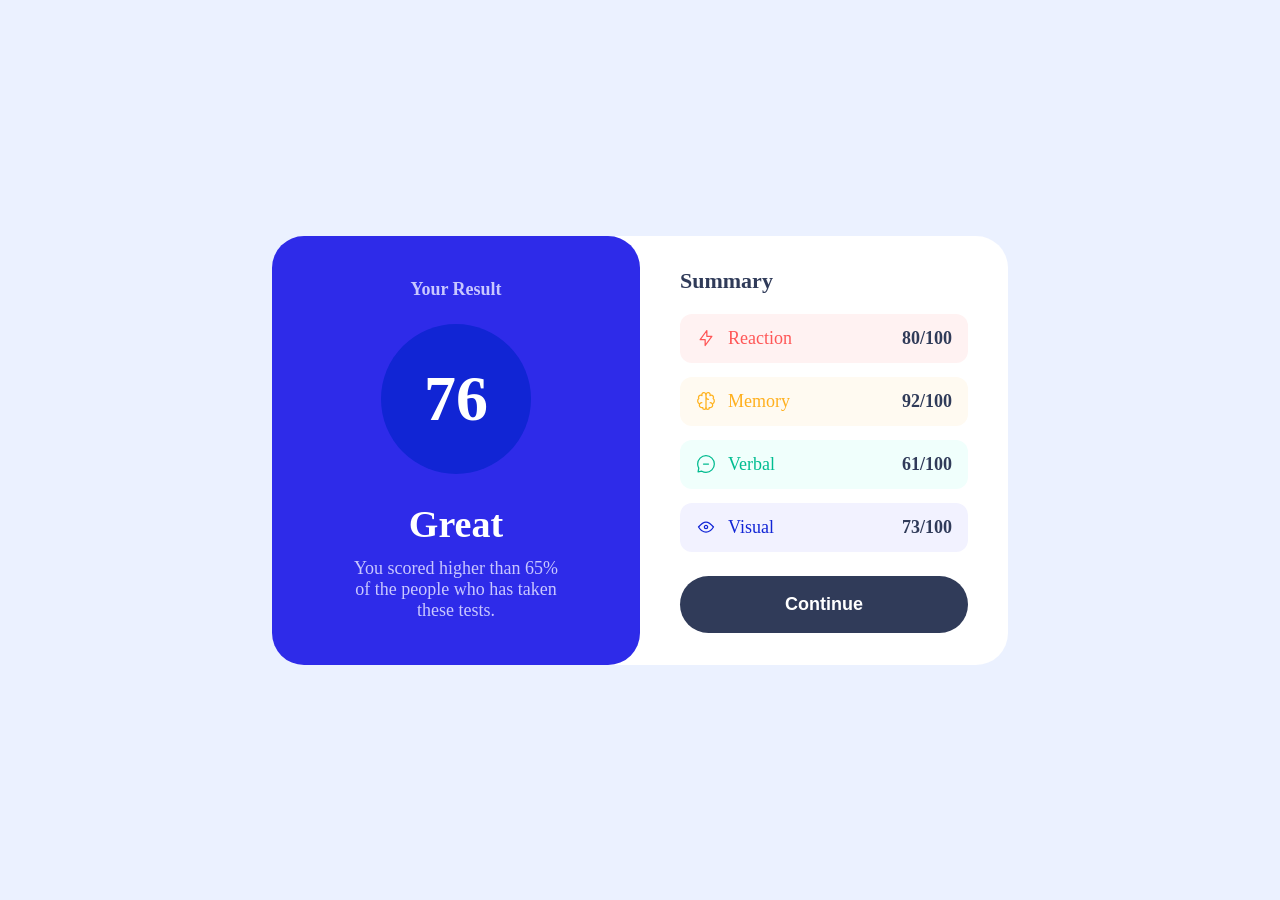
<file: results-summary-component-main/index.html>
<!DOCTYPE html>
<html lang="en">
<head>
  <meta charset="UTF-8">
  <meta name="viewport" content="width=device-width, initial-scale=1.0"> <!-- displays site properly based on user's device -->
  <title>DEO ORIGINAL! </title>
  <link rel="stylesheet" href="./style.css">
</head>
<body>
  <div class="outer-container">
    <div class="left-side">
      <h4>Your Result</h4>
      <h1>76</h1>
      <h2>Great</h2>
      <p>You scored higher than 65% of the people who has taken these tests.</p>
    </div>

    <div class="right-side">
      <h3>Summary</h3>
      <div class="first">
        <img src="assets/images/icon-reaction.svg" alt="">
        <h4>Reaction</h4>
        <h3>80/100</h3>
      </div>


      <div class="second">
        <img src="assets/images/icon-memory.svg" alt="">
        <h4>Memory</h4>
        <h3>92/100</h3>
      </div>    
      
      

      <div class="third">
        <img src="assets/images/icon-verbal.svg" alt="">
        <h4>Verbal</h4>
        <h3>61/100</h3>
      </div>  





      <div class="forth">
        <img src="assets/images/icon-visual.svg" alt="">
        <h4>Visual</h4>
        <h3>73/100</h3>
      </div>  



      
      <div class="btn">
        <button>Continue</button>
      </div>
    </div>
  </div>

</body>
</html>




  <!-- Your Result
  76
  of 100

  Great
  You scored higher than 65% of the people who have taken these tests.
  
  Summary

  Reaction
  80 / 100

  Memory
  92 / 100

  Verbal
  61 / 100

  Visual
  72 / 100

  Continue
  
  <footer class="attribution">
    Challenge by <a href="https://www.frontendmentor.io?ref=challenge">Frontend Mentor</a>. 
    Coded by <a href="#">Your Name Here</a>.
  </footer> -->
</file>
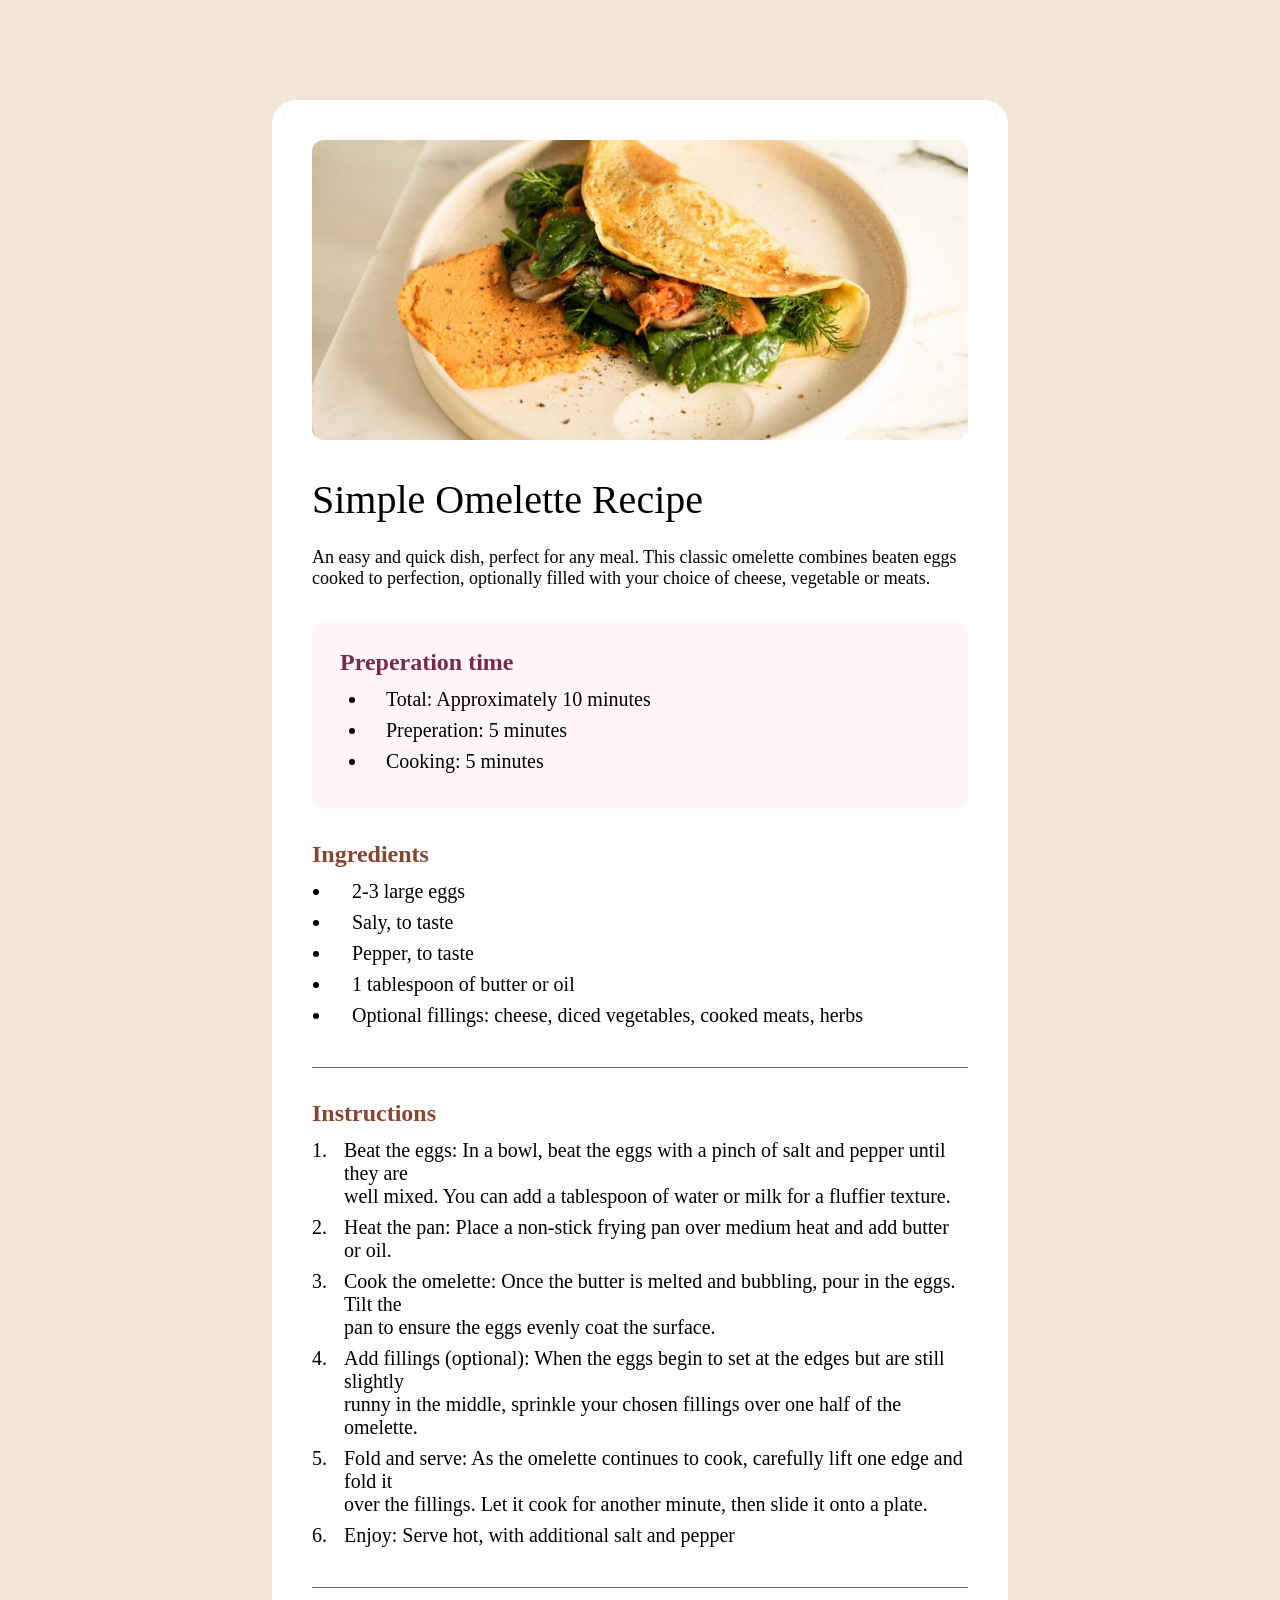
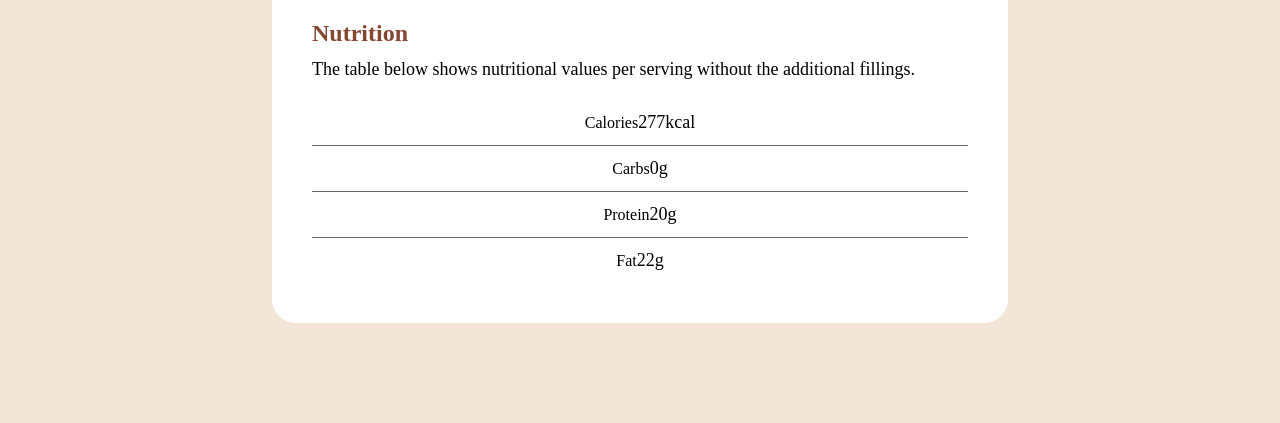
<file: recipe/recipe-page-main/index.html>
<!DOCTYPE html>
<html lang="en">
<head>
  <meta charset="UTF-8">
  <meta name="viewport" content="width=device-width, initial-scale=1.0"> <!-- displays site properly based on user's device -->
  
  <title>Frontend Mentor | Recipe page</title>
  <link rel="stylesheet" href="./style.css">


</head>
<body>

  <div class="outer-container">

    <div clas="hero-image">
      <img src="assets/images/image-omelette.jpeg" alt="">
    </div>



    <div class="header-text">

      <h1>Simple Omelette Recipe</h1>
      <p>An easy and quick dish, perfect for any meal. This classic omelette combines beaten eggs <br>
      cooked to perfection, optionally filled with your choice of cheese, vegetable or meats.</p>

    </div>
 

    <div class="preperation-time">
      <h3>Preperation time</h3>
      <ul>
        <li>Total: Approximately 10 minutes</li>
        <li>Preperation: 5 minutes</li>
        <li>Cooking: 5 minutes</li>
      </ul>
    </div>



    <div class="ingredents">
      <h3>Ingredients</h3>
      <ul>
        <li>2-3 large eggs</li>
        <li>Saly, to taste</li>
        <li>Pepper, to taste</li>
        <li>1 tablespoon of butter or oil</li>
        <li>Optional fillings: cheese, diced vegetables, cooked meats, herbs</li>
      </ul>
    </div>




    <div class="instructions">
      <h3>Instructions</h3>
        <ol>
          <li>Beat the eggs: In a bowl, beat the eggs with a pinch of salt and pepper until they are <br>
            well mixed. You can add a tablespoon of water or milk for a fluffier texture.</li>

          <li>Heat the pan: Place a non-stick frying pan over medium heat and add butter or oil.</li>

          <li>Cook the omelette: Once the butter is melted and bubbling, pour in the eggs. Tilt the <br>
            pan to ensure the eggs evenly coat the surface.</li>

          <li>Add fillings (optional): When the eggs begin to set at the edges but are still slightly <br>
            runny in the middle, sprinkle your chosen fillings over one half of the omelette.</li>

          <li>Fold and serve: As the omelette continues to cook, carefully lift one edge and fold it <br>
            over the fillings. Let it cook for another minute, then slide it onto a plate.</li>

          <li>Enjoy: Serve hot, with additional salt and pepper</li>
        </ol>
    </div>




    <div class="nutrition">
      <div class="nutrition-text">
        <h3>Nutrition</h3>
        <p>The table below shows nutritional values per serving without the additional fillings.</p>
      </div>

      <div class="nutrition-breakdown">
          <div class="each-nutrition-one">
            <h4>Calories</h4>
            <p>277kcal</p>
          </div>


           <div class="each-nutrition-two">
            <h4>Carbs</h4>
            <p>0g</p>
          </div>


          <div class="each-nutrition-three">
            <h4>Protein</h4>
            <p>20g</p>
          </div>


          <div class="each-nutrition-four">
            <h4>Fat</h4>
            <p>22g</p>
          </div>
      </div>
    </div>
  </div>


</body>
</html>

  <!-- Simple Omelette Recipe

  An easy and quick dish, perfect for any meal. This classic omelette combines beaten eggs cooked 
  to perfection, optionally filled with your choice of cheese, vegetables, or meats.

  Preparation time

  Total: Approximately 10 minutes
  Preparation: 5 minutes
  Cooking: 5 minutes

  Ingredients

  2-3 large eggs
  Salt, to taste
  Pepper, to taste
  1 tablespoon of butter or oil
  Optional fillings: cheese, diced vegetables, cooked meats, herbs

  Instructions

  Beat the eggs: In a bowl, beat the eggs with a pinch of salt and pepper until they are well mixed. 
  You can add a tablespoon of water or milk for a fluffier texture.

  Heat the pan: Place a non-stick frying pan over medium heat and add butter or oil.

  Cook the omelette: Once the butter is melted and bubbling, pour in the eggs. Tilt the pan to ensure 
  the eggs evenly coat the surface.

  Add fillings (optional): When the eggs begin to set at the edges but are still slightly runny in the 
  middle, sprinkle your chosen fillings over one half of the omelette.

  Fold and serve: As the omelette continues to cook, carefully lift one edge and fold it over the 
  fillings. Let it cook for another minute, then slide it onto a plate.

  Enjoy: Serve hot, with additional salt and pepper if needed.

  Nutrition

  The table below shows nutritional values per serving without the additional fillings.

  Calories
  277kcal

  Carbs
  0g

  Protein
  20g

  Fat
  22g -->
</file>
<file: results-summary-component-main/style.css>
*{
    margin: 0;
    padding: 0;
    box-sizing: border-box;
}


body{
    font-size: 18px;
    background-color: #ebf1ff;
    min-height: 100vh;
    padding: 16px;
    display: flex;
    align-items: center;
    justify-content: center;
}


.outer-container {
    background-color: #ffffff;
    width: 100%;
    max-width: 736px;
    display: flex;
    border-radius: 32px;
}




.outer-container .left-side{
    width: 50%;
    padding: 36px 40px;
    background: #2e2be9;
    border-radius: 32px;
    color: #ffffff;
    text-align: center;
    display: flex;
    flex-direction: column;
    align-items: center;
    justify-content: center;
}

.left-side h4{
    font-size: 18px;
    font-weight: 700;
    color: #c8c7ff;
    margin-bottom: 24px;
}


.left-side h1{
    width: 150px;
    height: 150px;
    border-radius: 50%;
    background:#1125d4;
    display: flex;
    flex-direction: column;
    align-items: center;
    justify-content: center;
    font-size: 64px;
    font-weight: 800;
    margin-bottom: 28px;
}



.left-side h2{
    font-size: 38px;
    font-weight: 800;
    margin-bottom: 12px;
}

.left-side p{
    font-size: 18px;
    font-weight: 500;
    color: #c8c7ff;
    max-width: 220px;
}




.outer-container .right-side{
    width: 50%;
    padding: 32px 40px;
    display: flex;
    flex-direction: column;
    justify-content: center;
}

.right-side > h3{
    font-size: 22px;
    font-weight: 700;
    color: #303b59;
    margin-bottom: 20px;
}

.right-side .first,
.right-side .second,
.right-side .third,
.right-side .forth{
    display: flex;
    align-items: center;
    width: 100%;
    padding: 14px 16px;
    border-radius: 12px;
    margin-bottom: 14px;
}

.right-side .first img,
.right-side .second img,
.right-side .third img,
.right-side .forth img{
    width: 20px;
    height: 20px;
    margin-right: 12px;
}

.right-side .first h4,
.right-side .second h4,
.right-side .third h4,
.right-side .forth h4{
    flex: 1;
    font-size: 18px;
    font-weight: 500;
}

.right-side .first h3,
.right-side .second h3,
.right-side .third h3,
.right-side .forth h3{
    font-size: 18px;
    font-weight: 800;
    color: #303b59;
}


.right-side .first{  background-color: #fff2f2; }
.right-side .first h4{  color: #ff5757; }

.right-side .second{ background-color: #fffaf1; }
.right-side .second h4{ color: #ffb01f; }

.right-side .third{  background-color: #f0fffc; }
.right-side .third h4{  color: #00bd91; }

.right-side .forth{  background-color: #f2f2ff; }
.right-side .forth h4{  color: #1125d6; }




.right-side .btn{
    margin-top: 10px;
}

.btn button{
    width: 100%;
    padding: 18px;
    border: none;
    border-radius: 999px;
    background-color: #303b59;
    color: #ffffff;
    font-size: 18px;
    font-weight: 700;
    cursor: pointer;
}

.btn button:hover,
.btn button:focus-visible{
    background: #2e2be9;
}



@media (max-width: 700px){
    .outer-container{
        flex-direction: column;
        max-width: 420px;
    }

    .outer-container .left-side,
    .outer-container .right-side{
        width: 100%;
    }

    .outer-container .left-side{
        border-radius: 0 0 32px 32px;
        padding: 32px 24px 40px;
    }

    .outer-container .right-side{
        padding: 32px 24px 40px;
    }
}
</file>
<file: recipe/recipe-page-main/style.css>
@import url('https://fonts.googleapis.com/css2?family=Outfit:wght@100..900&display=swap');
*{
    margin: 0;
    padding: 0;
    box-sizing: border-box;
}

body{
    background-color: #f3e6d8;
    display: flex;
    flex-direction: column;
    align-items: center;
    justify-content: center;
    padding: 0 16px;  
}

.outer-container {
    background-color: #ffffff;
    margin: 100px 0;                
    width: 100%;                      
    max-width: 736px;                  
    padding: 40px;                    
    display: flex;
    flex-direction: column;
    align-items: stretch;              
    justify-content: center;
    border-radius: 24px;              
}
 
.outer-container img{
    width: 100%;                     
    height: 300px;                                     
    border-radius: 12px;               
                                     
}
 
.outer-container h1{
    font-family: 'Young Serif', serif;  
    font-size: 40px;                   
    font-weight: 400;                        
    margin-top: 32px;                  
    margin-left: 0;                
                 
}
 
.outer-container p {
    font-size: 18px;                   
    font-weight: 300;                                
    margin-top: 0; 

}
 

.header-text p {
    margin-top: 24px;
    margin-bottom: 32px;
}
 
.preperation-time {
    border-radius: 12px;
    padding: 28px;
    margin-bottom: 32px;
    background-color: #fff5fa;
}
 
.preperation-time h3 {
    font-size: 24px;
    font-weight: 600;
    margin-bottom: 12px;
    color: #7b284f; 
}


.ingredents h3{
    font-size: 24px;
    font-weight: 600;
    margin-bottom: 12px;
    color: #854632;   
}


.instructions h3{
    font-size: 24px;
    font-weight: 600;
    margin-bottom: 12px;
    color: #854632;   
}
 

.preperation-time ul {
    padding-left: 28px;
}
 
.preperation-time li {
    padding-left: 18px;         
    margin-bottom: 8px;
    font-size: 20px;
}
 
.ingredents {
    padding-bottom: 32px;
    margin-bottom: 32px;
    border-bottom: 1px solid #666565; 
}
 
.ingredents ul {
    padding-left: 20px;
}
 
.ingredents li {
    padding-left: 20px;
    margin-bottom: 8px;
    font-size: 20px;
}
 
.instructions {
    padding-bottom: 32px;
    margin-bottom: 32px;
    border-bottom: 1px solid #666565;
}
 
.instructions ol {
    padding-left: 20px;
}
 
.instructions li {
    padding-left: 12px;
    margin-bottom: 8px;
    font-size: 20px;
}
 

.nutrition-text h3 {
    font-size: 24px;
    font-weight: 600;
    margin-bottom: 12px;
    color: #854632; 
}
 
.nutrition-text p {
    margin-bottom: 20px;
}
 

.each-nutrition-one {
    display: flex;
    align-items: center;
    justify-content: center;
    padding: 12px 32px;
    border-bottom: 1px solid #666565;
}

.each-nutrition-two {
    display: flex;
    align-items: center;
    justify-content: center;
    padding: 12px 32px;
    border-bottom: 1px solid #666565;
}
 
.each-nutrition-three {
    display: flex;
    align-items: center;
    justify-content: center;
    padding: 12px 32px;
    border-bottom: 1px solid #666565;
}

.each-nutrition-four {
    display: flex;
    align-items: center;
    justify-content: center;
    padding: 12px 32px;
}
 
.each-nutrition-one h4 {
    font-size: 16px;
    font-weight: 300;
}

.each-nutrition-two h4 {
    font-size: 16px;
    font-weight: 300;
}

.each-nutrition-three h4 {
    font-size: 16px;
    font-weight: 300;
}

.each-nutrition-four h4 {
    font-size: 16px;
    font-weight: 300;
}
</file>
